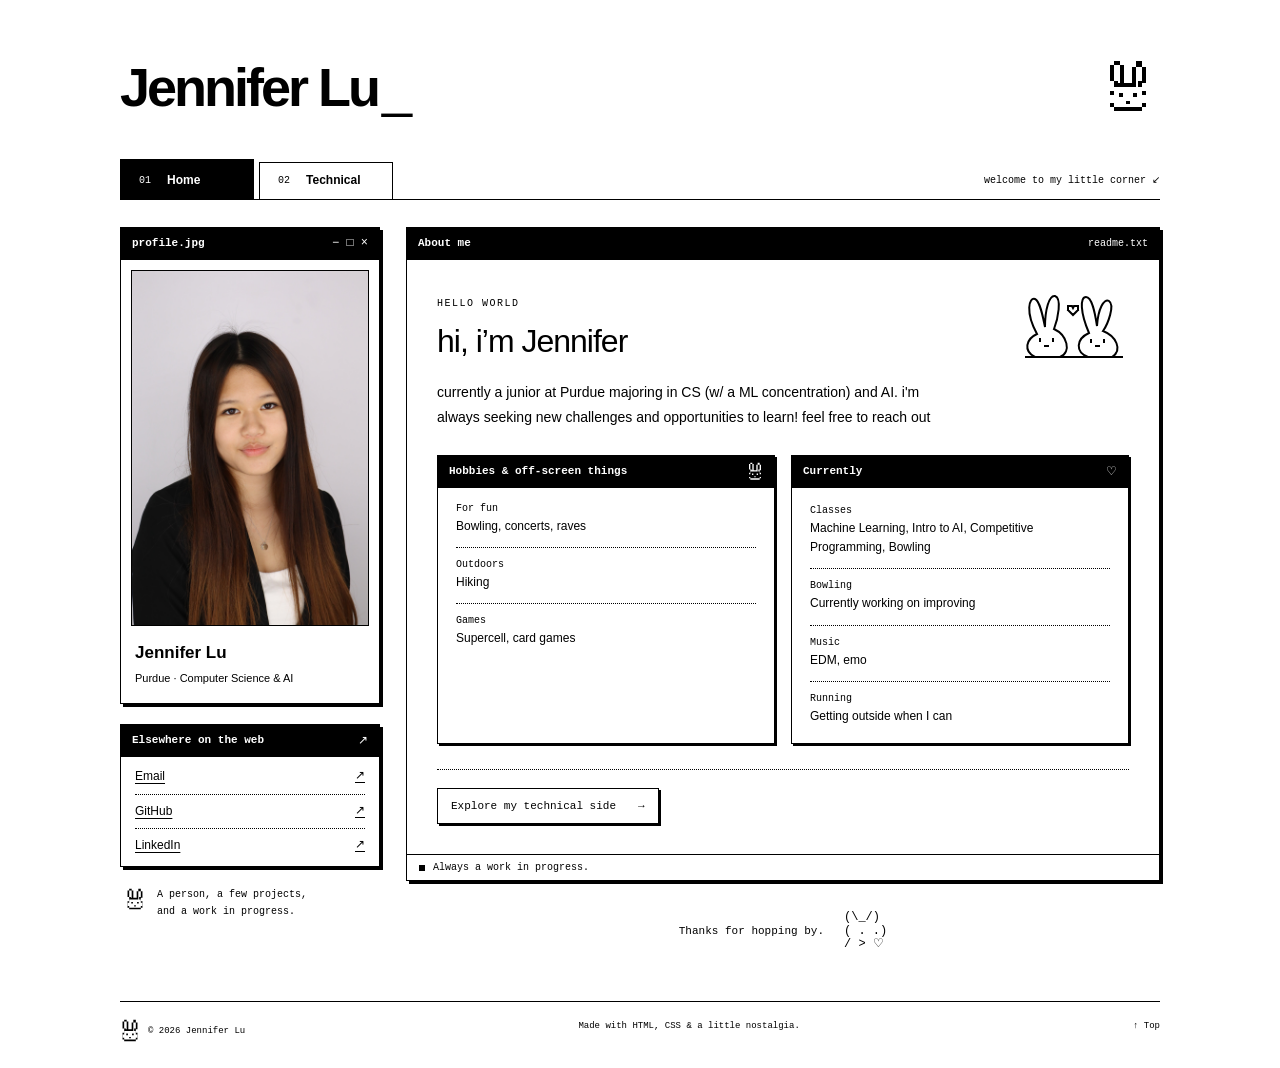
<file: index.html>
<!doctype html>
<html lang="en">
<head>
  <meta charset="utf-8">
  <meta name="viewport" content="width=device-width, initial-scale=1">
  <meta name="description" content="Jennifer Lu’s personal website. Purdue computer science, mathematics, and AI student — projects, interests, and a little more about me.">
  <title>Jennifer Lu — Home</title>
  <link rel="icon" href="assets/bunny.svg" type="image/svg+xml">
  <link rel="stylesheet" href="style.css">
</head>
<body id="top">
  <a class="skip-link" href="#main">Skip to content</a>
  <div class="site">
    <header class="site-header">
      <div class="identity"><a class="wordmark" href="index.html">Jennifer Lu<span class="cursor" aria-hidden="true">_</span></a><img class="header-bunny" src="assets/bunny.svg" width="48" height="56" alt=""></div>
    </header>
    <nav class="tabs" aria-label="Main navigation">
      <a href="index.html" aria-current="page"><span aria-hidden="true">01</span> Home</a>
      <a href="technical.html"><span aria-hidden="true">02</span> Technical</a>
      <span class="tab-note">welcome to my little corner ↙</span>
    </nav>
    <main id="main" class="home-layout">
      <aside class="profile-column" aria-label="Profile and links">
        <section class="window profile-window">
          <div class="titlebar"><h2>profile.jpg</h2><span aria-hidden="true">− □ ×</span></div>
          <div class="photo-wrap"><img class="profile-photo" src="assets/pfp.jpg" width="480" height="520" alt="Headshot of Jennifer Lu"></div>
          <div class="profile-caption"><strong>Jennifer Lu</strong><span>Purdue · Computer Science &amp; AI</span></div>
        </section>
        <section class="window links-window">
          <div class="titlebar"><h2>Elsewhere on the web</h2><span aria-hidden="true">↗</span></div>
          <ul class="link-list"><li><a href="mailto:jenniferynlu@gmail.com">Email <span>↗</span></a></li><li><a href="https://github.com/jenniferynlu">GitHub <span>↗</span></a></li><li><a href="https://www.linkedin.com/in/jlu123">LinkedIn <span>↗</span></a></li></ul>
          
        </section>
        <p class="sidebar-note"><img class="tiny-bunny" src="assets/bunny.svg" width="20" height="24" alt=""> A person, a few projects,<br>and a work in progress.</p>
      </aside>
      <div class="main-column">
        <section class="window about-window">
          <div class="titlebar"><h1>About me</h1><span class="file-label">readme.txt</span></div>
          <div class="about-content">
            <div class="about-intro">
              <div><span class="section-kicker">HELLO WORLD</span><h2>hi, i’m Jennifer</h2></div>
              <img src="assets/bunny-pair.svg" width="110" height="76" alt="">
            </div>
            <!-- Replace this paragraph with a few casual sentences about yourself. -->
            <p class="bio-placeholder">currently a junior at Purdue majoring in CS (w/ a ML concentration) and AI. i'm always seeking new challenges and opportunities to learn! feel free to reach out</p>
        <!-- Personal sections: replace the “To be added” text with your own favorites. -->
        <div class="small-grid">
          <section class="window mini-window">
            <div class="titlebar"><h3>Hobbies &amp; off-screen things</h3><img class="tiny-bunny" src="assets/bunny.svg" width="20" height="24" alt=""></div>
            <div class="note-content"><dl class="personal-list"><div><dt>For fun</dt><dd>Bowling, concerts, raves</dd></div><div><dt>Outdoors</dt><dd>Hiking</dd></div><div><dt>Games</dt><dd>Supercell, card games</dd></div></dl></div>
          </section>
          <section class="window mini-window">
            <div class="titlebar"><h3>Currently</h3><span aria-hidden="true">♡</span></div>
            <dl class="personal-list padded-list"><div><dt>Classes</dt><dd>Machine Learning, Intro to AI, Competitive Programming, Bowling</dd></div><div><dt>Bowling</dt><dd>Currently working on improving</dd></div><div><dt>Music</dt><dd>EDM, emo</dd></div><div><dt>Running</dt><dd>Getting outside when I can</dd></div></dl>
          </section>
        </div>
            <div class="about-technical-link">
              <a class="button" href="technical.html">Explore my technical side <span aria-hidden="true">→</span></a>
            </div>
          </div>
          <div class="window-status"><span class="status-dot" aria-hidden="true"></span> Always a work in progress.</div>
        </section>
        <div class="home-signoff"><span>Thanks for hopping by.</span><span class="ascii-bunny" aria-hidden="true">(\_/)<br>( . .)<br>/ &gt; ♡</span></div>
      </div>
    </main>
    <footer><span class="footer-signature"><img class="tiny-bunny" src="assets/bunny.svg" width="20" height="24" alt=""><span>© 2026 Jennifer Lu</span></span><span>Made with HTML, CSS &amp; a little nostalgia.</span><a href="#top" aria-label="Back to top">↑ Top</a></footer>
  </div>
</body>
</html>
</file>
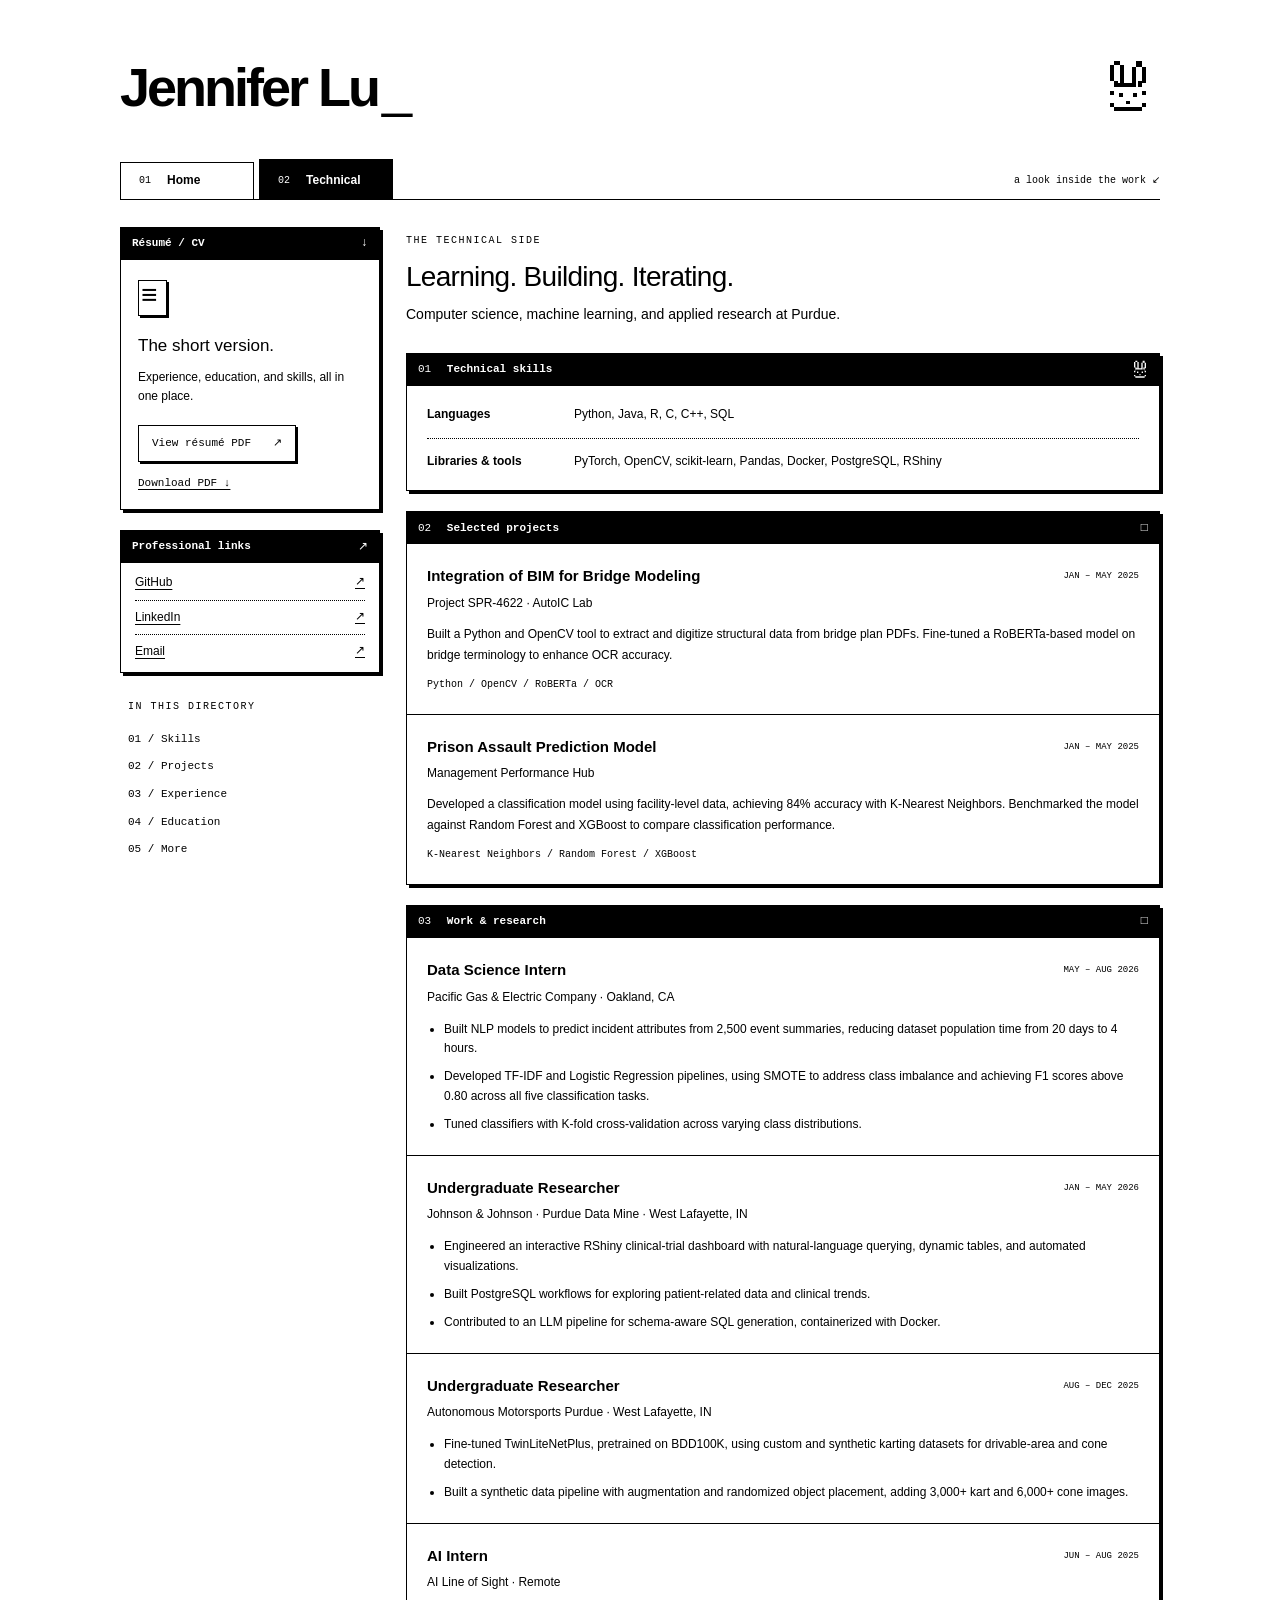
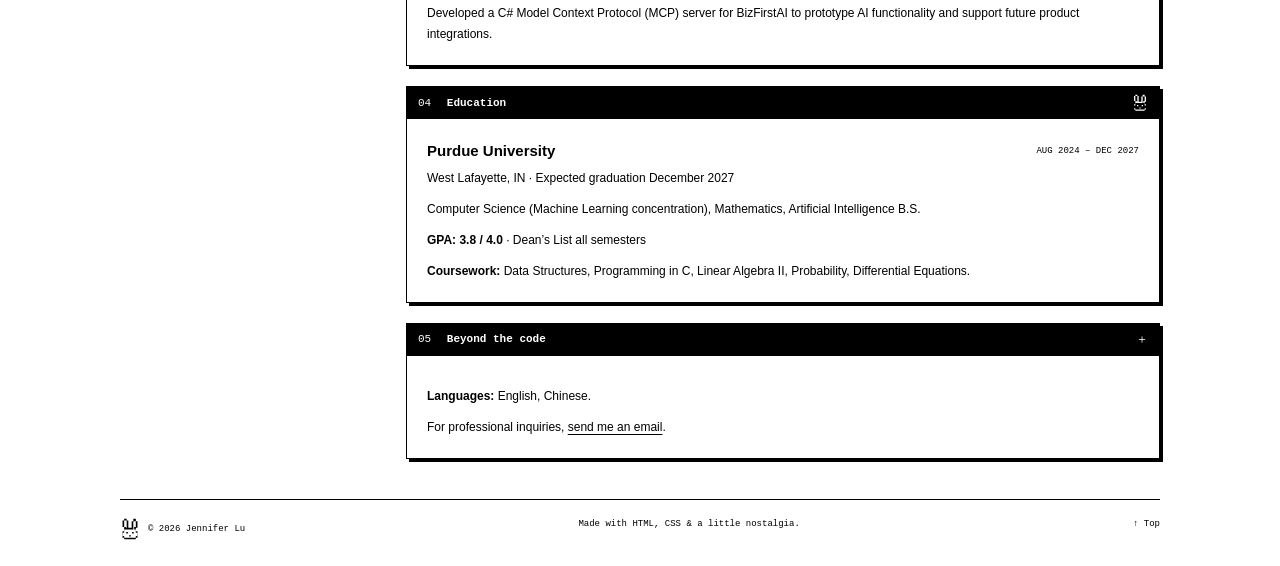
<file: technical.html>
<!doctype html>
<html lang="en">
<head>
  <meta charset="utf-8">
  <meta name="viewport" content="width=device-width, initial-scale=1">
  <meta name="description" content="Jennifer Lu’s résumé, machine learning and data science experience, research projects, technical skills, and Purdue education.">
  <title>Jennifer Lu — Technical</title>
  <link rel="icon" href="assets/bunny.svg" type="image/svg+xml">
  <link rel="stylesheet" href="style.css">
</head>
<body id="top">
  <a class="skip-link" href="#main">Skip to content</a>
  <div class="site">
    <header class="site-header">
      <div class="identity"><a class="wordmark" href="index.html">Jennifer Lu<span class="cursor" aria-hidden="true">_</span></a><img class="header-bunny" src="assets/bunny.svg" width="48" height="56" alt=""></div>
    </header>
    <nav class="tabs" aria-label="Main navigation"><a href="index.html"><span aria-hidden="true">01</span> Home</a><a href="technical.html" aria-current="page"><span aria-hidden="true">02</span> Technical</a><span class="tab-note">a look inside the work ↙</span></nav>
    <main id="main" class="technical-layout">
      <aside class="profile-column" aria-label="Professional resources">
        <section class="window"><div class="titlebar"><h2>Résumé / CV</h2><span aria-hidden="true">↓</span></div><div class="resource-content"><span class="document-icon" aria-hidden="true">≡</span><h3>The short version.</h3><p>Experience, education, and skills, all in one place.</p>
          <a class="button" href="assets/resume.pdf">View résumé PDF <span aria-hidden="true">↗</span></a>
          <a class="download-link" href="assets/resume.pdf" download="Jennifer-Lu-Resume.pdf">Download PDF ↓</a>
        </div></section>
        <section class="window"><div class="titlebar"><h2>Professional links</h2><span aria-hidden="true">↗</span></div><ul class="link-list"><li><a href="https://github.com/jenniferynlu">GitHub <span>↗</span></a></li><li><a href="https://www.linkedin.com/in/jlu123">LinkedIn <span>↗</span></a></li><li><a href="mailto:jenniferynlu@gmail.com">Email <span>↗</span></a></li></ul></section>
        <nav class="section-nav" aria-label="Technical sections"><span class="section-kicker">IN THIS DIRECTORY</span><a href="#skills">01 / Skills</a><a href="#projects">02 / Projects</a><a href="#experience">03 / Experience</a><a href="#education">04 / Education</a><a href="#more">05 / More</a></nav>
      </aside>
      <div class="main-column">
        <div class="technical-intro"><span class="section-kicker">THE TECHNICAL SIDE</span><h1>Learning. Building. Iterating.</h1><p>Computer science, machine learning, and applied research at Purdue.</p></div>
        <!-- Duplicate an article.entry to add projects, roles, or other experience. -->
        <section id="skills" class="window">
          <div class="titlebar"><h2><span class="section-number">01</span> Technical skills</h2><img class="tiny-bunny" src="assets/bunny.svg" width="20" height="24" alt=""></div>
          <dl class="skills-list"><div><dt>Languages</dt><dd>Python, Java, R, C, C++, SQL</dd></div><div><dt>Libraries &amp; tools</dt><dd>PyTorch, OpenCV, scikit-learn, Pandas, Docker, PostgreSQL, RShiny</dd></div></dl>
        </section>
        <section id="projects" class="window">
          <div class="titlebar"><h2><span class="section-number">02</span> Selected projects</h2><span aria-hidden="true">□</span></div>
          <article class="entry"><div class="entry-heading"><h3>Integration of BIM for Bridge Modeling</h3><span class="entry-date">JAN – MAY 2025</span></div><p class="organization">Project SPR-4622 · AutoIC Lab</p><p>Built a Python and OpenCV tool to extract and digitize structural data from bridge plan PDFs. Fine-tuned a RoBERTa-based model on bridge terminology to enhance OCR accuracy.</p><p class="entry-meta">Python / OpenCV / RoBERTa / OCR</p></article>
          <article class="entry"><div class="entry-heading"><h3>Prison Assault Prediction Model</h3><span class="entry-date">JAN – MAY 2025</span></div><p class="organization">Management Performance Hub</p><p>Developed a classification model using facility-level data, achieving 84% accuracy with K-Nearest Neighbors. Benchmarked the model against Random Forest and XGBoost to compare classification performance.</p><p class="entry-meta">K-Nearest Neighbors / Random Forest / XGBoost</p></article>
        </section>
        <section id="experience" class="window">
          <div class="titlebar"><h2><span class="section-number">03</span> Work &amp; research</h2><span aria-hidden="true">□</span></div>
          <article class="entry"><div class="entry-heading"><h3>Data Science Intern</h3><span class="entry-date">MAY – AUG 2026</span></div><p class="organization">Pacific Gas &amp; Electric Company · Oakland, CA</p><ul class="experience-list"><li>Built NLP models to predict incident attributes from 2,500 event summaries, reducing dataset population time from 20 days to 4 hours.</li><li>Developed TF-IDF and Logistic Regression pipelines, using SMOTE to address class imbalance and achieving F1 scores above 0.80 across all five classification tasks.</li><li>Tuned classifiers with K-fold cross-validation across varying class distributions.</li></ul></article>
          <article class="entry"><div class="entry-heading"><h3>Undergraduate Researcher</h3><span class="entry-date">JAN – MAY 2026</span></div><p class="organization">Johnson &amp; Johnson · Purdue Data Mine · West Lafayette, IN</p><ul class="experience-list"><li>Engineered an interactive RShiny clinical-trial dashboard with natural-language querying, dynamic tables, and automated visualizations.</li><li>Built PostgreSQL workflows for exploring patient-related data and clinical trends.</li><li>Contributed to an LLM pipeline for schema-aware SQL generation, containerized with Docker.</li></ul></article>
          <article class="entry"><div class="entry-heading"><h3>Undergraduate Researcher</h3><span class="entry-date">AUG – DEC 2025</span></div><p class="organization">Autonomous Motorsports Purdue · West Lafayette, IN</p><ul class="experience-list"><li>Fine-tuned TwinLiteNetPlus, pretrained on BDD100K, using custom and synthetic karting datasets for drivable-area and cone detection.</li><li>Built a synthetic data pipeline with augmentation and randomized object placement, adding 3,000+ kart and 6,000+ cone images.</li></ul></article>
          <article class="entry"><div class="entry-heading"><h3>AI Intern</h3><span class="entry-date">JUN – AUG 2025</span></div><p class="organization">AI Line of Sight · Remote</p><p>Developed a C# Model Context Protocol (MCP) server for BizFirstAI to prototype AI functionality and support future product integrations.</p></article>
        </section>
        <section id="education" class="window">
          <div class="titlebar"><h2><span class="section-number">04</span> Education</h2><img class="tiny-bunny" src="assets/bunny.svg" width="20" height="24" alt=""></div>
          <article class="entry"><div class="entry-heading"><h3>Purdue University</h3><span class="entry-date">AUG 2024 – DEC 2027</span></div><p class="organization">West Lafayette, IN · Expected graduation December 2027</p><p>Computer Science (Machine Learning concentration), Mathematics, Artificial Intelligence B.S.</p><p><strong>GPA: 3.8 / 4.0</strong> · Dean’s List all semesters</p><p><strong>Coursework:</strong> Data Structures, Programming in C, Linear Algebra II, Probability, Differential Equations.</p></article>
        </section>
        <section id="more" class="window">
          <div class="titlebar"><h2><span class="section-number">05</span> Beyond the code</h2><span aria-hidden="true">＋</span></div>
          <div class="entry"><p><strong>Languages:</strong> English, Chinese.</p><p>For professional inquiries, <a href="mailto:jenniferynlu@gmail.com">send me an email</a>.</p><!-- Add publications, certifications, volunteering, or other information here. --></div>
        </section>
      </div>
    </main>
    <footer><span class="footer-signature"><img class="tiny-bunny" src="assets/bunny.svg" width="20" height="24" alt=""><span>© 2026 Jennifer Lu</span></span><span>Made with HTML, CSS &amp; a little nostalgia.</span><a href="#top">↑ Top</a></footer>
  </div>
</body>
</html>
</file>
<file: style.css>
/* Shared by both pages. Edit these variables to adjust the entire palette. */
:root{--ink:#000;--muted:#000;--paper:#fff;--canvas:#fff;--bar:#fff;--line:#000;--mono:"Courier New",Courier,monospace;--sans:Arial,Helvetica,sans-serif}
*{box-sizing:border-box}html{scroll-padding-top:24px}body{margin:0;background:var(--canvas);color:var(--ink);font:14px/1.65 var(--sans)}a{color:inherit;text-underline-offset:3px}a:hover{color:#000}a:focus-visible{outline:2px solid var(--ink);outline-offset:5px}::selection{background:#000;color:white}.site{width:min(1040px,calc(100% - 80px));margin:43px auto 0}.eyebrow,.section-kicker,.file-label,.location,.tab-note,.tag,.entry-date,.entry-meta,footer,.sidebar-note,.setup-note{font-family:var(--mono)}.eyebrow{display:flex;justify-content:space-between;font-size:10px;letter-spacing:1.2px;border-bottom:1px solid var(--ink);padding-bottom:11px}.header-note{letter-spacing:0;color:var(--muted)}.identity{display:flex;align-items:center;justify-content:space-between;margin:20px 0 0}.wordmark{font-size:54px;font-weight:700;line-height:1.2;letter-spacing:-3px;text-decoration:none}.cursor{font-weight:400;margin-left:4px}.header-bunny{margin:0 8px 0 0;image-rendering:pixelated}.header-bottom{display:flex;justify-content:space-between;align-items:center;margin:10px 0 29px}.header-bottom p{margin:0;color:#000;font-size:13px}.location{font-size:9px;letter-spacing:1px}.tabs{display:flex;align-items:flex-end;border-bottom:1px solid var(--ink);gap:5px;margin-bottom:27px}.tabs>a{display:flex;gap:16px;align-items:center;min-width:134px;padding:8px 18px;border:1px solid var(--line);border-bottom:0;background:#fff;text-decoration:none;font-size:12px;font-weight:bold;position:relative}.tabs>a span{font:10px var(--mono);color:var(--muted)}.tabs>a[aria-current]{background:var(--paper);border-color:var(--ink);padding-top:11px;bottom:-1px;padding-bottom:9px}.tab-note{margin-left:auto;padding-bottom:9px;font-size:10px;color:var(--muted)}.home-layout,.technical-layout{display:grid;grid-template-columns:260px minmax(0,1fr);gap:26px}.profile-column,.main-column{display:flex;flex-direction:column;gap:20px;min-width:0}.window{background:var(--paper);border:1px solid var(--ink);box-shadow:2px 2px 0 #fff;scroll-margin-top:24px}.titlebar{min-height:32px;display:flex;align-items:center;justify-content:space-between;gap:10px;padding:5px 11px;background:var(--bar);border-bottom:1px solid var(--ink);font:12px var(--mono)}.titlebar h1,.titlebar h2,.titlebar h3{margin:0;font:700 11px/1.5 var(--mono)}.titlebar>span{white-space:nowrap}.titlebar .file-label{font-size:10px;color:var(--muted)}.photo-wrap{padding:10px 10px 0}.profile-photo{display:block;width:100%;height:auto;border:1px solid var(--line);background:#fff}.profile-caption{display:flex;flex-direction:column;padding:13px 14px 16px}.profile-caption strong{font-size:17px}.profile-caption>span{font-size:11px;color:var(--muted);margin-top:2px}.link-list{list-style:none;padding:3px 14px;margin:0}.link-list li+li{border-top:1px dotted #000}.link-list a{display:flex;justify-content:space-between;padding:7px 0;font-size:12px;text-decoration:underline}.link-list a span{font-family:var(--mono)}a[aria-disabled]{color:var(--muted);cursor:default}.setup-note{font-size:10px;color:var(--muted);line-height:1.6}.links-window .setup-note,.window>.setup-note{margin:3px 14px 12px}.sidebar-note{display:flex;gap:12px;color:var(--muted);font-size:10px;margin:0 5px}.sidebar-note>span{font-size:22px;line-height:1.4}.about-content{padding:28px 30px 30px}.section-kicker{font-size:10px;letter-spacing:1.5px;color:var(--muted)}.about-content h2{font-size:32px;line-height:1.18;letter-spacing:-1px;margin:14px 0 22px;font-weight:500}.about-content p{color:#000;max-width:510px;margin:0 0 16px;line-height:1.8}.about-content strong{color:var(--ink)}.button{display:inline-flex;justify-content:space-between;align-items:center;gap:22px;border:1px solid var(--ink);box-shadow:2px 2px 0 #000;background:#fff;padding:9px 13px;font:11px/1.5 var(--mono);text-decoration:none}.button:hover{background:#fff;color:var(--ink)}.about-content .button{margin-top:8px}.window-status{display:flex;align-items:center;gap:8px;border-top:1px solid #000;background:#fff;padding:7px 12px;font:10px var(--mono);color:var(--muted)}.status-dot{width:6px;height:6px;background:#000}.small-grid{display:grid;grid-template-columns:1fr 1fr;gap:18px}.current-list{margin:0;padding:16px}.current-list>div{display:grid;grid-template-columns:65px 1fr;gap:10px;margin:0 0 9px;font-size:11px}.current-list>div:last-child{margin-bottom:0}.current-list dt{font:10px/1.8 var(--mono);color:var(--muted)}dd{margin:0}.note-content{padding:15px 18px}.note-content p{font-size:13px;margin:0 0 14px;line-height:1.7}.note-signoff{font:9px var(--mono);display:flex;align-items:center;justify-content:space-between;gap:8px;color:var(--muted)}footer{display:flex;justify-content:space-between;gap:16px;border-top:1px solid var(--line);margin-top:40px;padding:17px 0 25px;font-size:9px;color:var(--muted)}footer a{text-decoration:none}.skip-link{position:absolute;top:-100px;left:20px;background:white;padding:8px;z-index:10}.skip-link:focus{top:10px}.technical-intro{padding:0 0 2px}.technical-intro h1{font-size:28px;line-height:1.25;font-weight:500;letter-spacing:-.7px;margin:9px 0}.technical-intro p{color:var(--muted);margin:5px 0}.resource-content{padding:20px 17px}.document-icon{display:block;border:1px solid var(--ink);width:29px;height:36px;font:28px/1 var(--mono);padding:2px;margin-bottom:16px;box-shadow:2px 2px 0 #000}.resource-content h3{font-size:17px;font-weight:500;margin:0}.resource-content p{font-size:12px;color:var(--muted);margin:8px 0 18px}.disabled{color:#000;border-color:#000;box-shadow:none}.disabled:hover{background:#fff;color:#000}.download-link{display:block;font:11px var(--mono);margin-top:15px}.section-nav{display:flex;flex-direction:column;padding:6px 8px;gap:9px}.section-nav .section-kicker{margin-bottom:5px}.section-nav a{font:11px/1.7 var(--mono);text-decoration:none}.section-nav a:hover{text-decoration:underline}.section-number{font-weight:400;color:var(--muted);margin-right:9px}.skills-list{padding:6px 20px;margin:0}.skills-list>div{display:grid;grid-template-columns:135px 1fr;gap:12px;padding:13px 0;font-size:12px}.skills-list>div+div{border-top:1px dotted #000}.skills-list dt{font-weight:bold}.skills-list dd{color:var(--muted)}.entry{padding:20px}.entry+.entry{border-top:1px solid #000}.entry-heading{display:flex;justify-content:space-between;align-items:center;gap:12px;flex-wrap:wrap}.entry h3{margin:0;font-size:15px;font-weight:600}.entry p{font-size:12px;color:#000;margin:10px 0;line-height:1.75}.entry p:last-child{margin-bottom:0}.tag{font-size:8px;border:1px solid #000;padding:2px 5px;letter-spacing:.4px}.entry-date{font-size:9px;color:var(--muted)}.entry .entry-meta{font-size:10px;color:var(--muted)}.entry .organization{margin-top:4px;color:var(--muted)}.text-link{font:11px var(--mono);text-decoration:underline}
@media(min-width:1200px){.site{margin-top:55px}}
@media(max-width:800px){.site{width:calc(100% - 40px);margin-top:25px}.home-layout,.technical-layout{grid-template-columns:220px minmax(0,1fr);gap:20px}.about-content{padding:24px}.about-content h2{font-size:28px}.small-grid{grid-template-columns:1fr}.location{display:none}.skills-list>div{grid-template-columns:1fr;gap:4px}.tab-note{font-size:9px}}
@media(max-width:580px){.site{width:calc(100% - 32px);margin-top:20px}.header-note,.tab-note{display:none}.eyebrow{font-size:9px}.wordmark{font-size:43px}.header-bunny{width:36px;height:42px}.header-bottom{margin-bottom:23px}.header-bottom p{font-size:12px}.tabs{margin-bottom:20px}.tabs>a{min-width:120px}.home-layout,.technical-layout{grid-template-columns:1fr}.profile-column{gap:16px}.profile-window .photo-wrap{max-width:280px;margin:auto}.profile-caption{text-align:center}.home-layout .profile-column{display:grid;grid-template-columns:1fr}.sidebar-note{display:none}.about-content{padding:23px}.about-content h2{font-size:29px}.small-grid{grid-template-columns:1fr}.technical-layout .profile-column{order:2}.technical-layout .main-column{order:1}.section-nav{display:none}footer{flex-wrap:wrap;font-size:9px;gap:8px;margin-top:28px}footer>span:nth-child(2){order:3;width:100%}footer>a{margin-left:auto}.technical-intro h1{font-size:26px}}
@media print{body{background:white}.site{width:100%;margin:0}.tabs,.tab-note,.section-nav,.header-bunny,.skip-link,footer>a{display:none}.home-layout,.technical-layout{display:block}.window{box-shadow:none;break-inside:avoid;margin-bottom:15px}.profile-column{margin-bottom:20px}.technical-layout .profile-column{display:none}.titlebar{background:white}}

/* Personal details and small bunny companions. */
.titlebar{background:#000;color:#fff}.titlebar .file-label,.titlebar .section-number{color:#fff}.titlebar .tiny-bunny{filter:invert(1)}
.window{box-shadow:3px 3px 0 #000}.tabs>a{background:#fff}.tabs>a[aria-current]{background:#000;color:#fff}.tabs>a[aria-current] span{color:#fff}
.button:hover{background:#000;color:#fff}.tiny-bunny{flex:none;object-fit:contain}.titlebar .tiny-bunny{width:16px;height:19px}
.pending-link{display:flex;justify-content:space-between;align-items:center;padding:7px 0;font-size:12px}.pending-link small{font:9px var(--mono)}
.bunny-divider{display:flex;align-items:center;justify-content:center;gap:12px;margin:4px 0}.bunny-divider>span:first-child,.bunny-divider>span:last-child{height:1px;background:#000;flex:1}.divider-label{font:10px var(--mono);text-align:center}
.personal-list{margin:0}.personal-list>div+div{border-top:1px dotted #000;margin-top:11px;padding-top:11px}.personal-list dt{font:10px var(--mono);margin-bottom:3px}.personal-list dd{font-size:12px;line-height:1.6}.padded-list{padding:17px 18px}.interest-list{font-size:12px;padding:8px 18px 8px 32px}.interest-list li{padding:5px 0}
.home-signoff{display:flex;justify-content:center;align-items:center;gap:20px;font:11px var(--mono);padding:10px}.ascii-bunny{white-space:pre;font:12px/1.1 var(--mono)}.footer-signature{display:flex;align-items:center;gap:8px}.experience-list{font-size:12px;padding-left:17px;margin:12px 0 0}.experience-list li+li{margin-top:8px}
@media(max-width:580px){.divider-label{font-size:9px}.wordmark{font-size:40px}.bunny-divider{gap:8px}}
@media print{.titlebar{background:#fff;color:#000}.titlebar .file-label,.titlebar .section-number{color:#000}.titlebar .tiny-bunny{filter:none}.window{box-shadow:none}}

/* Extra breathing room between the name and the navigation. */
.identity{margin-bottom:38px}

/* Keep the introduction and personal boxes together in the About Me window. */
.about-intro{display:flex;align-items:center;justify-content:space-between;gap:18px;margin-bottom:16px}
.about-intro h2{margin:10px 0 0}.about-intro>img{flex:none}
.about-content .bio-placeholder{margin-bottom:25px}
.about-content .small-grid{gap:16px}.about-content .mini-window{min-width:0;box-shadow:2px 2px 0 #000}
.about-content .titlebar h3{margin:0;font:700 11px/1.5 var(--mono);letter-spacing:0}
.about-content .note-content p{font-size:12px;line-height:1.65;margin-bottom:14px}
.about-technical-link{border-top:1px dotted #000;padding-top:18px;margin-top:25px}
.about-technical-link .button{margin-top:0;max-width:100%}
@media(max-width:580px){.about-intro{gap:12px}.about-intro>img{width:80px;height:auto}.about-intro h2{font-size:28px}}
</file>
